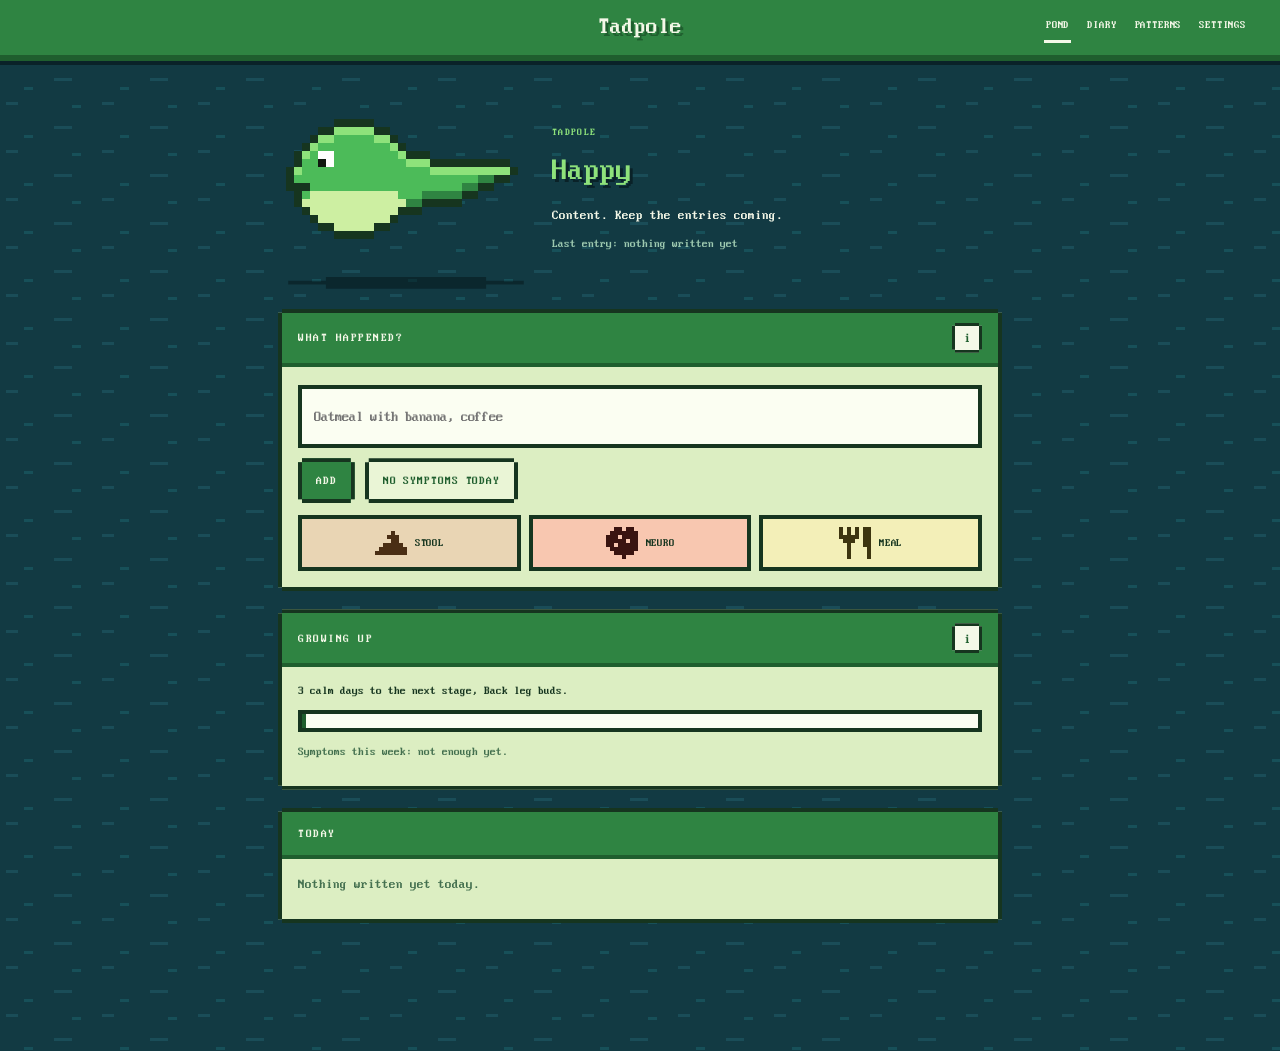
<file: web/index.html>
<!doctype html>
<html lang="en">
<head>
<meta charset="utf-8">
<meta name="viewport" content="width=device-width,initial-scale=1,viewport-fit=cover">
<meta http-equiv="Content-Security-Policy" content="default-src 'self'; img-src 'self' data:; style-src 'self' 'unsafe-inline'; script-src 'self'; connect-src 'self'; font-src 'self'; object-src 'none'; base-uri 'none'; form-action 'none'">
<meta name="color-scheme" content="dark">
<meta name="theme-color" content="#2F8442">
<title>Tadpole</title>
<link rel="manifest" href="manifest.webmanifest">
<link rel="icon" href="icon-192.png">
<link rel="apple-touch-icon" href="icon-512.png">
<link rel="stylesheet" href="app.css">
</head>
<body data-mood="green">
<div id="app"></div>
<script src="config.js"></script>
<script src="assets.js"></script>
<script src="core.js"></script>
<script src="md.js"></script>
<script src="store.js"></script>
<script src="app.js"></script>
</body>
</html>
</file>
<file: web/app.css>
@font-face{font-family:"Pixel";src:url(fonts/pixel-console.woff2) format("woff2");font-weight:400 700;font-display:swap}
:root{--water:#123A43;--water2:#1A4D58;--pad:#DCEEC2;--pad-dk:#B7D79B;--ink:#16351F;--line:#16351F;--acc:#2F8442;--acc-lt:#8EE27B;--acc-dk:#1F5E2E;--cream:#F4F8E8;--red:#B33A28;--gold:#F3E56F}
*{box-sizing:border-box}
html{background:var(--water)}
body{margin:0;min-height:100vh;color:var(--cream);font:400 17px/1.55 "Pixel",ui-monospace,monospace;
  background-color:var(--water);background-image:url("data:image/svg+xml,%3Csvg xmlns='http://www.w3.org/2000/svg' width='96' height='48' shape-rendering='crispEdges'%3E%3Crect x='6' y='6' width='12' height='3' fill='%231A4D58'/%3E%3Crect x='54' y='30' width='18' height='3' fill='%231A4D58'/%3E%3Crect x='72' y='9' width='9' height='3' fill='%23175059'/%3E%3Crect x='24' y='39' width='9' height='3' fill='%23175059'/%3E%3C/svg%3E")}
h1,h2,h3{font-weight:700;margin:0}
h1{font-size:clamp(28px,7vw,40px);line-height:1.1;margin:6px 0 10px;color:var(--acc-lt);text-shadow:3px 3px 0 #0A2228}
.muted{color:#9DC9B0}.small{font-size:15px}.label{font-size:13px;letter-spacing:.1em;text-transform:uppercase;color:var(--acc-lt);margin:0}
a{color:var(--acc-lt)}
.top{display:grid;grid-template-columns:1fr auto 1fr;align-items:center;gap:16px;padding:10px clamp(14px,4vw,32px) 12px;background:var(--acc);border-bottom:6px solid var(--acc-dk);box-shadow:0 4px 0 #0A2228}
.brand{grid-column:2;text-align:center;font-weight:700;font-size:30px;line-height:1;color:var(--cream);text-decoration:none;text-shadow:3px 3px 0 var(--acc-dk)}
.topnav{grid-column:3;justify-self:end;display:flex;gap:14px}
.topnav a{color:var(--cream);text-decoration:none;font-size:14px;text-transform:uppercase;letter-spacing:.06em;padding:4px 2px}
.topnav a[aria-current]{border-bottom:3px solid var(--cream)}
.tabbar{display:none}
.wrap{max-width:780px;margin:0 auto;padding:22px clamp(14px,4vw,28px) 110px}
.card{background:var(--pad);color:var(--ink);padding:14px 16px 16px;margin:0 0 18px;border:4px solid var(--line);
  clip-path:polygon(4px 0,calc(100% - 4px) 0,calc(100% - 4px) 4px,100% 4px,100% calc(100% - 4px),calc(100% - 4px) calc(100% - 4px),calc(100% - 4px) 100%,4px 100%,4px calc(100% - 4px),0 calc(100% - 4px),0 4px,4px 4px)}
.card>h3:first-of-type,.card>.cardhead:first-child{margin:-14px -16px 12px;padding:10px 16px;background:var(--acc);color:var(--cream);font-size:15px;letter-spacing:.1em;text-transform:uppercase;border-bottom:4px solid var(--acc-dk)}
.card>.cardhead:first-child{display:flex;justify-content:space-between;align-items:center;gap:10px}
.card>.cardhead h3{margin:0;font-size:15px;letter-spacing:.1em;text-transform:uppercase}
.card p{margin:6px 0}
.card .muted{color:#44704F}.card a{color:var(--acc-dk)}.card .label{color:var(--acc-dk)}
.notice{background:#F3E56F;color:#3A3510;border:4px solid #3A3510;padding:10px 14px;margin:0 0 18px}
.error{background:#F8C7B0;color:#3A1410;border:4px solid #3A1410;padding:10px 14px;margin:0 0 14px}
.hero{display:grid;grid-template-columns:auto 1fr;gap:18px;align-items:center;margin:4px 0 18px}
.stage{position:relative;padding-bottom:12px}
.stage svg{display:block;width:min(46vw,256px);height:auto;position:relative;z-index:1}
.stage::after{content:"";position:absolute;left:4%;right:4%;bottom:2px;height:12px;background:rgba(5,20,25,.5);clip-path:polygon(16% 0,84% 0,84% 33%,100% 33%,100% 66%,84% 66%,84% 100%,16% 100%,16% 66%,0 66%,0 33%,16% 33%)}
.bob svg{animation:bob 1.6s steps(2) infinite}
@keyframes bob{0%,100%{transform:translateY(0)}50%{transform:translateY(-6px)}}
@media (prefers-reduced-motion:reduce){.bob svg{animation:none}}
.herotext p{margin:3px 0}
@media (max-width:560px){.hero{grid-template-columns:1fr;justify-items:center;text-align:center}.stage svg{width:min(70vw,260px)}}
input,select,textarea{font:inherit;color:var(--ink);background:#FBFEF2;border:4px solid var(--line);padding:9px 10px;width:100%;margin:6px 0 0;border-radius:0}
.big-in{font-size:19px;padding:13px 12px}
.f{display:block;margin:0 0 12px;font-size:13px;letter-spacing:.08em;text-transform:uppercase}
.f input,.f select{margin-top:5px;text-transform:none;letter-spacing:0;font-size:17px}
.check{display:flex;gap:10px;align-items:center}
.btn{font:700 15px/1 "Pixel",monospace;letter-spacing:.06em;text-transform:uppercase;color:var(--cream);background:var(--acc);border:4px solid var(--line);padding:11px 14px;cursor:pointer;text-decoration:none;display:inline-block;
  clip-path:polygon(4px 0,calc(100% - 4px) 0,calc(100% - 4px) 4px,100% 4px,100% calc(100% - 4px),calc(100% - 4px) calc(100% - 4px),calc(100% - 4px) 100%,4px 100%,4px calc(100% - 4px),0 calc(100% - 4px),0 4px,4px 4px);white-space:normal}
.btn:hover{filter:brightness(1.1)}.btn:active{transform:translateY(2px)}
.btn.ghost{background:#EAF5D6;color:var(--acc-dk)}
.row{display:flex;flex-wrap:wrap;gap:10px;align-items:center;margin-top:10px}
form.inline{display:inline}
.grid2{display:grid;grid-template-columns:repeat(auto-fit,minmax(200px,1fr));gap:0 14px}
.meter{height:22px;border:4px solid var(--line);background:#FBFEF2;margin:8px 0}
.meter i{display:block;height:100%;background:var(--acc);border-right:4px solid var(--acc-dk)}
.chip{display:inline-block;padding:2px 8px;font-size:12px;letter-spacing:.06em;text-transform:uppercase;border:3px solid var(--line);background:#EAF5D6;white-space:nowrap}
.chip.stool{background:#E9D5B4}.chip.symptom{background:#F8C7B0}.chip.clear{background:#CDEFA2}.chip.note{background:#E6E0F5}.chip.food{background:#F3EFB8}
.entry{display:flex;gap:10px;align-items:baseline;padding:7px 0;border-top:3px solid var(--pad-dk)}
.entry:first-of-type{border-top:0}
.entry .when{flex:none;font-size:14px;color:#3F6A4B;min-width:68px}.entry .txt,.ed .txt{flex:1;min-width:0;word-break:break-word}
.ed{border-top:3px solid var(--pad-dk);padding:6px 0}.ed:first-of-type{border-top:0}
.ed summary{cursor:pointer;display:flex;gap:10px;align-items:baseline;list-style:none}.ed summary::-webkit-details-marker{display:none}
.ed .when{flex:none;font-size:14px;color:#3F6A4B;min-width:68px}
.editform{padding:10px 0 4px}
.t{width:100%;border-collapse:collapse}.t th,.t td{text-align:left;padding:7px 8px;border-bottom:3px solid var(--pad-dk);vertical-align:top}.t th{font-size:13px;text-transform:uppercase;letter-spacing:.08em}
.bars{display:flex;align-items:flex-end;gap:3px;height:110px;padding:6px 0;border-bottom:4px solid var(--line)}
.bar{flex:1;display:flex;align-items:flex-end;min-width:0}.bar i{display:block;width:100%;background:#7DBB6A}.bar i.mid{background:#E5C54B}.bar i.bad{background:#C9472F}.bar i.none{background:#B7D79B}
.login{max-width:420px;margin:0 auto;text-align:center;padding-top:6vh}.login .card{text-align:left}.login .stage svg{width:200px;margin:0 auto}
.tabbar{position:fixed;left:0;right:0;bottom:0;z-index:20;background:var(--acc);border-top:6px solid var(--acc-dk);padding-bottom:env(safe-area-inset-bottom)}
@media (max-width:700px){.tabbar{display:flex}.tabbar a{flex:1;text-align:center;padding:14px 4px;color:var(--cream);text-decoration:none;font-size:13px;text-transform:uppercase;letter-spacing:.06em}
  .tabbar a[aria-current]{background:var(--acc-dk)}.topnav{display:none}.top{grid-template-columns:1fr}.brand{grid-column:1}}
[hidden]{display:none !important}

/* info buttons: the "i" in a header opens a callout; the explanation never sits in the page until asked for */
.infotoggle{position:absolute;opacity:0;width:1px;height:1px;pointer-events:none}
.card{position:relative}
.card>h3,h1{display:flex;justify-content:space-between;align-items:center;gap:12px}
.infobtn{flex:none;display:inline-flex;align-items:center;justify-content:center;width:30px;height:30px;font:700 17px/1 "Pixel",monospace;font-style:normal;text-transform:none;letter-spacing:0;cursor:pointer;
  color:var(--acc-dk);background:var(--cream);border:3px solid var(--line);text-shadow:none;
  clip-path:polygon(3px 0,calc(100% - 3px) 0,calc(100% - 3px) 3px,100% 3px,100% calc(100% - 3px),calc(100% - 3px) calc(100% - 3px),calc(100% - 3px) 100%,3px 100%,3px calc(100% - 3px),0 calc(100% - 3px),0 3px,3px 3px)}
.infotoggle:focus-visible~h3 .infobtn,.infotoggle:focus-visible~h1 .infobtn{outline:3px solid var(--gold);outline-offset:2px}
.infotoggle:checked~h3 .infobtn,.infotoggle:checked~h1 .infobtn{background:var(--gold);color:#3A3510}
.callout{display:none;position:relative;margin:0 0 14px;padding:11px 14px;background:var(--gold);color:#3A3510;border:4px solid #3A3510;font-size:15px;line-height:1.5;
  clip-path:polygon(4px 0,calc(100% - 4px) 0,calc(100% - 4px) 4px,100% 4px,100% calc(100% - 4px),calc(100% - 4px) calc(100% - 4px),calc(100% - 4px) 100%,4px 100%,4px calc(100% - 4px),0 calc(100% - 4px),0 4px,4px 4px)}
.infotoggle:checked~.callout{display:block}
.card .callout{margin:-2px 0 12px}

h1:not(:has(.infobtn)){display:block}

.facts{display:grid;grid-template-columns:max-content 1fr;gap:4px 12px;margin:10px 0 2px;padding-top:8px;border-top:3px solid var(--pad-dk);font-size:15px}
.facts dt{color:#3F6A4B;font-size:13px;text-transform:uppercase;letter-spacing:.06em}.facts dd{margin:0;word-break:break-word}
.facts dd.long{grid-column:1/-1;margin:-2px 0 6px;white-space:pre-wrap}.facts dt:has(+ dd.long){grid-column:1/-1}
.doc h2,.doc h3,.doc h4{margin:18px 0 6px}.doc h2:first-child{margin-top:0}.doc p,.doc ul,.doc ol{margin:8px 0}.doc ul,.doc ol{padding-left:22px}
.doc blockquote{margin:10px 0;padding:6px 12px;border-left:6px solid var(--pad-dk);background:#EAF5D6}.doc pre{overflow-x:auto;background:#EAF5D6;padding:8px}.doc hr{border:0;border-top:3px solid var(--pad-dk);margin:16px 0}

/* the browser/phone app */
.quick{display:flex;gap:8px;margin-top:12px}
.qbtn{flex:1;display:flex;align-items:center;justify-content:center;gap:8px;padding:8px 6px;font:700 14px/1 "Pixel",monospace;letter-spacing:.05em;text-transform:uppercase;color:var(--ink);border:4px solid var(--line);cursor:pointer;min-height:52px}
.qbtn svg{display:block}.qbtn:active,.ptile:active{transform:translateY(2px)}
.pgrid{display:grid;grid-template-columns:repeat(auto-fit,minmax(78px,1fr));gap:8px;margin:4px 0 10px}
.ptile{display:flex;flex-direction:column;align-items:center;justify-content:center;gap:6px;min-height:84px;padding:8px 4px;background:#FBFEF2;color:var(--ink);border:4px solid var(--line);font:700 15px/1.1 "Pixel",monospace;cursor:pointer;text-align:center}
.ptile .pic{display:block;line-height:0}.ptile .ptext{font-size:13px;word-break:break-word}
.ptile.on{background:#F2B24A}
button.btn{font-family:"Pixel",monospace}.btn.warn{background:#8A2A1C;color:#fff}
.demobar{background:var(--gold);color:#3A3510;text-align:center;padding:6px 12px;font-size:14px}.demobar a{color:#3A3510;font-weight:700}
.notice .btn{margin-left:6px}
</file>
